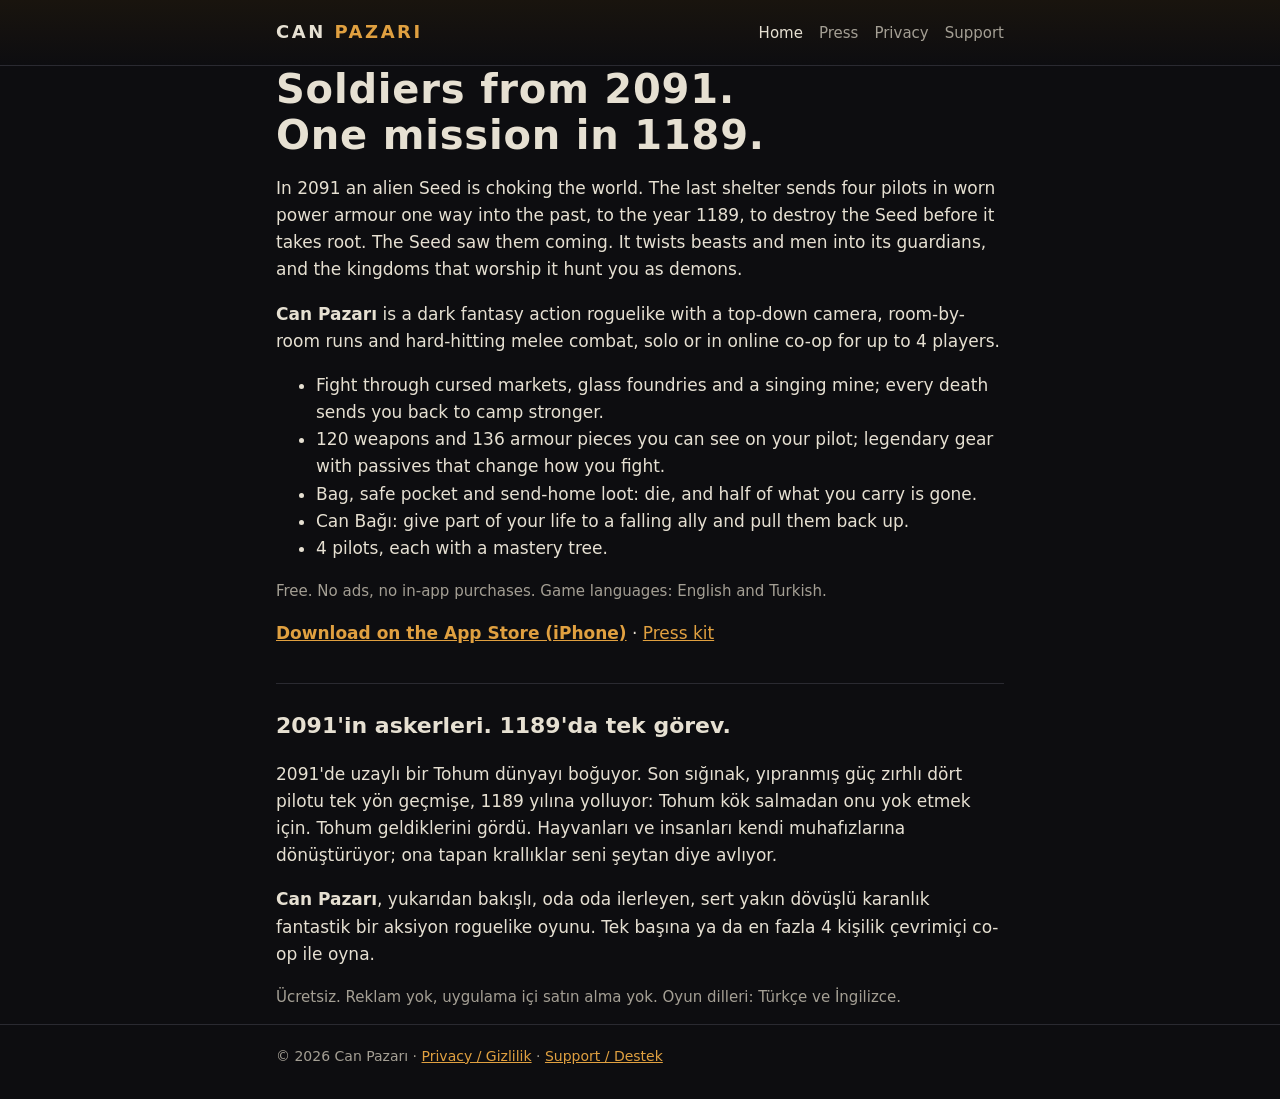
<file: index.html>
<!doctype html>
<html lang="en">
<head>
<meta charset="utf-8">
<meta name="viewport" content="width=device-width, initial-scale=1">
<title>Can Pazarı · Co-op Roguelike</title>
<meta name="description" content="Can Pazarı: a dark fantasy co-op action roguelike. Soldiers from 2091 are sent back to 1189 to destroy an alien Seed. Free on iPhone.">
<meta property="og:title" content="Can Pazarı · Co-op Roguelike">
<meta property="og:description" content="Soldiers from 2091. One mission in 1189: kill the Seed. Dark fantasy co-op action roguelike for 1–4 players.">
<link rel="stylesheet" href="style.css">
</head>
<body>
<header><div class="kap">
  <a class="marka" href="index.html">Can <span>Pazarı</span></a>
  <nav><a href="index.html" aria-current="page">Home</a><a href="presskit.html">Press</a><a href="privacy.html">Privacy</a><a href="support.html">Support</a></nav>
</div></header>
<main class="kap">

<section lang="en">
<h1>Soldiers from 2091.<br>One mission in 1189.</h1>
<p>In 2091 an alien Seed is choking the world. The last shelter sends four pilots in worn power armour one way into the past, to the year 1189, to destroy the Seed before it takes root. The Seed saw them coming. It twists beasts and men into its guardians, and the kingdoms that worship it hunt you as demons.</p>
<p><strong>Can Pazarı</strong> is a dark fantasy action roguelike with a top-down camera, room-by-room runs and hard-hitting melee combat, solo or in online co-op for up to 4 players.</p>
<ul>
  <li>Fight through cursed markets, glass foundries and a singing mine; every death sends you back to camp stronger.</li>
  <li>120 weapons and 136 armour pieces you can see on your pilot; legendary gear with passives that change how you fight.</li>
  <li>Bag, safe pocket and send-home loot: die, and half of what you carry is gone.</li>
  <li>Can Bağı: give part of your life to a falling ally and pull them back up.</li>
  <li>4 pilots, each with a mastery tree.</li>
</ul>
<p class="soluk">Free. No ads, no in-app purchases. Game languages: English and Turkish.</p>
<p><a href="https://apps.apple.com/app/id6835660578"><strong>Download on the App Store (iPhone)</strong></a> · <a href="presskit.html">Press kit</a></p>
</section>

<section lang="tr">
<h2>2091'in askerleri. 1189'da tek görev.</h2>
<p>2091'de uzaylı bir Tohum dünyayı boğuyor. Son sığınak, yıpranmış güç zırhlı dört pilotu tek yön geçmişe, 1189 yılına yolluyor: Tohum kök salmadan onu yok etmek için. Tohum geldiklerini gördü. Hayvanları ve insanları kendi muhafızlarına dönüştürüyor; ona tapan krallıklar seni şeytan diye avlıyor.</p>
<p><strong>Can Pazarı</strong>, yukarıdan bakışlı, oda oda ilerleyen, sert yakın dövüşlü karanlık fantastik bir aksiyon roguelike oyunu. Tek başına ya da en fazla 4 kişilik çevrimiçi co-op ile oyna.</p>
<p class="soluk">Ücretsiz. Reklam yok, uygulama içi satın alma yok. Oyun dilleri: Türkçe ve İngilizce.</p>
</section>

</main>
<footer><div class="kap">© 2026 Can Pazarı · <a href="privacy.html">Privacy / Gizlilik</a> · <a href="support.html">Support / Destek</a></div></footer>
</body>
</html>
</file>
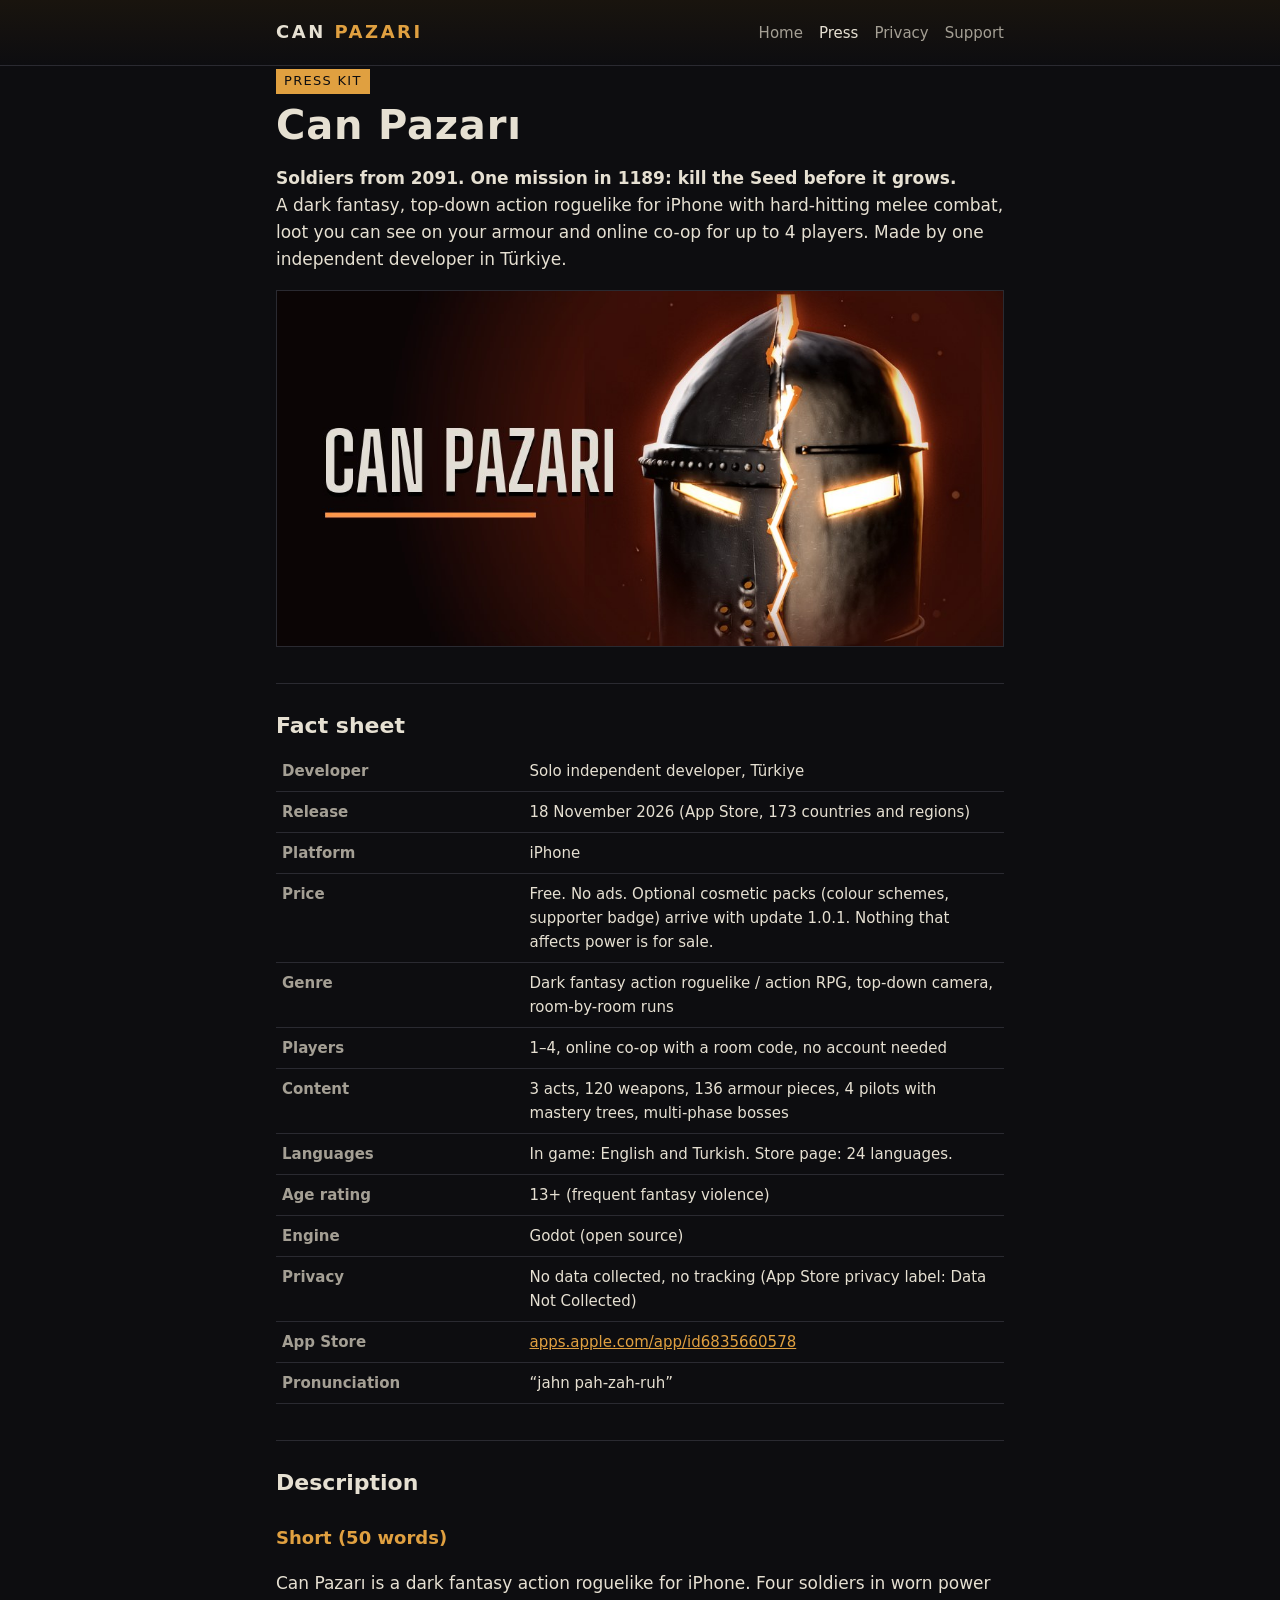
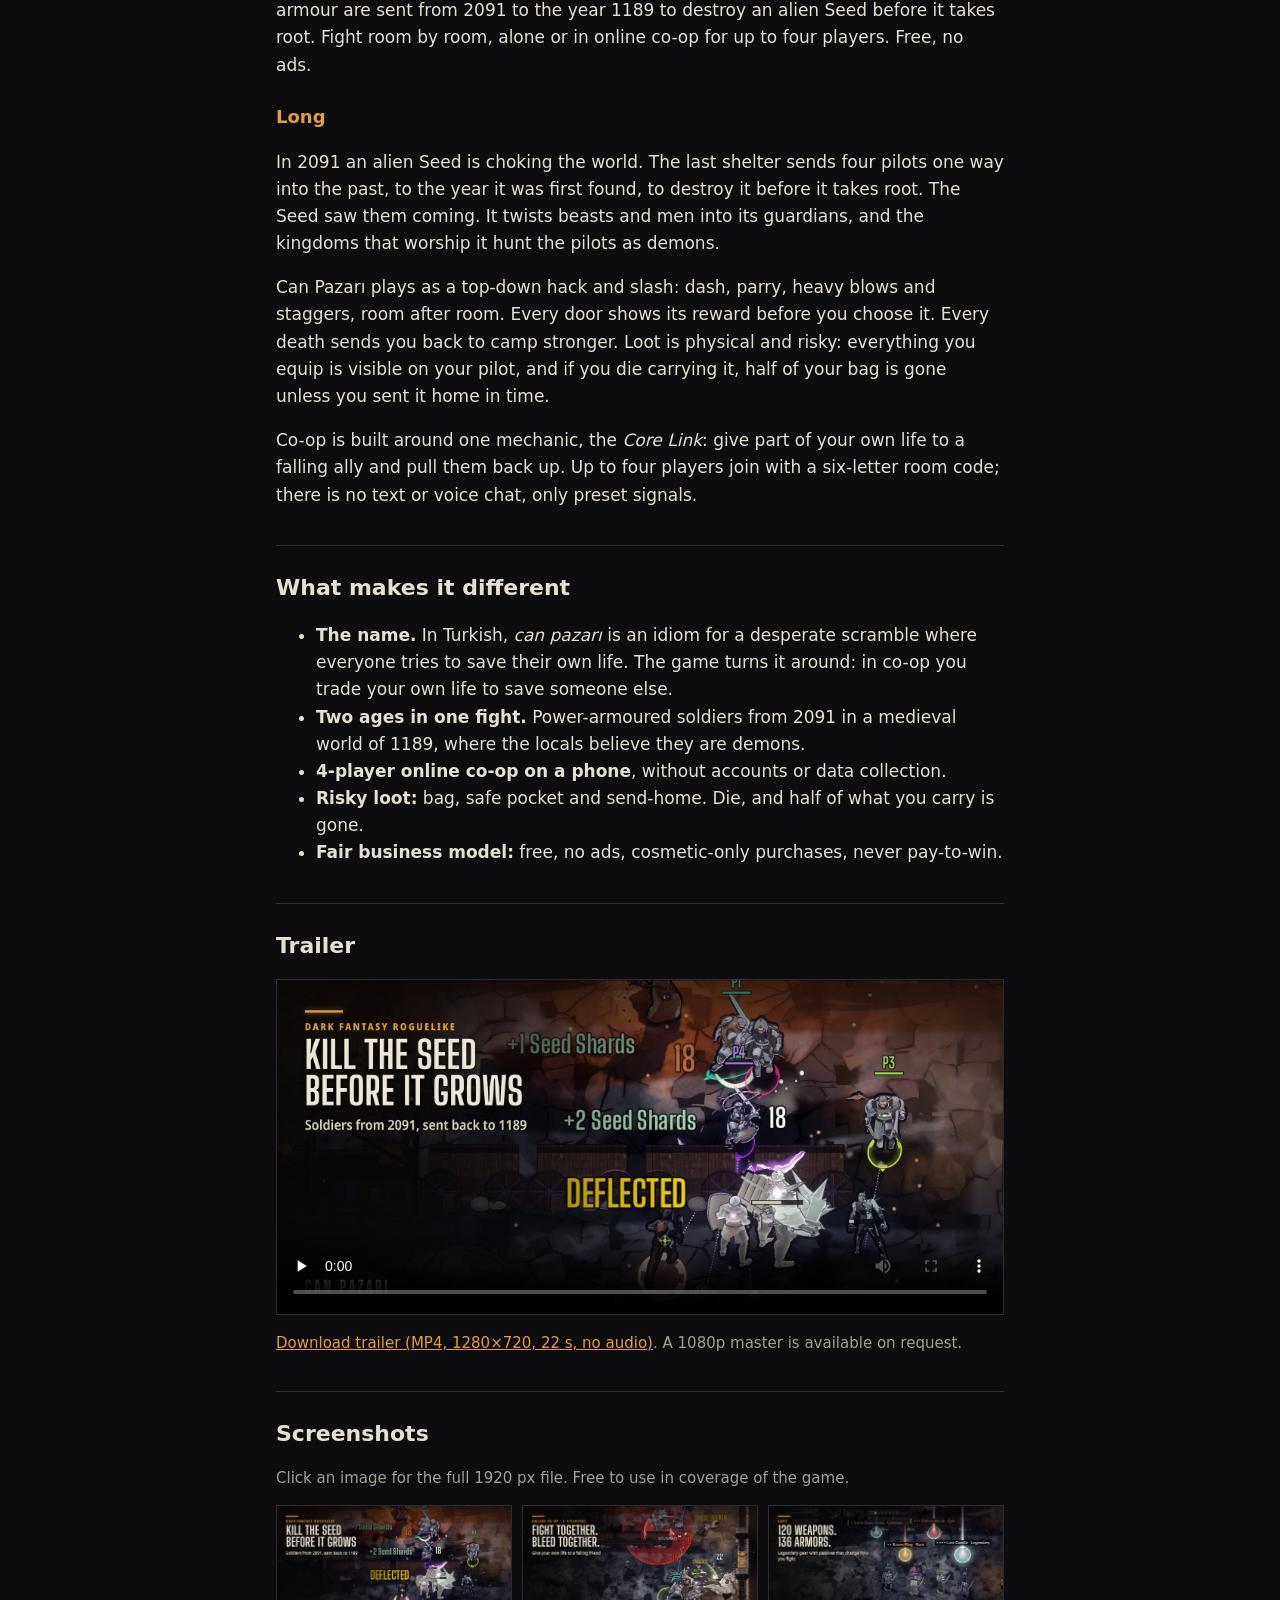
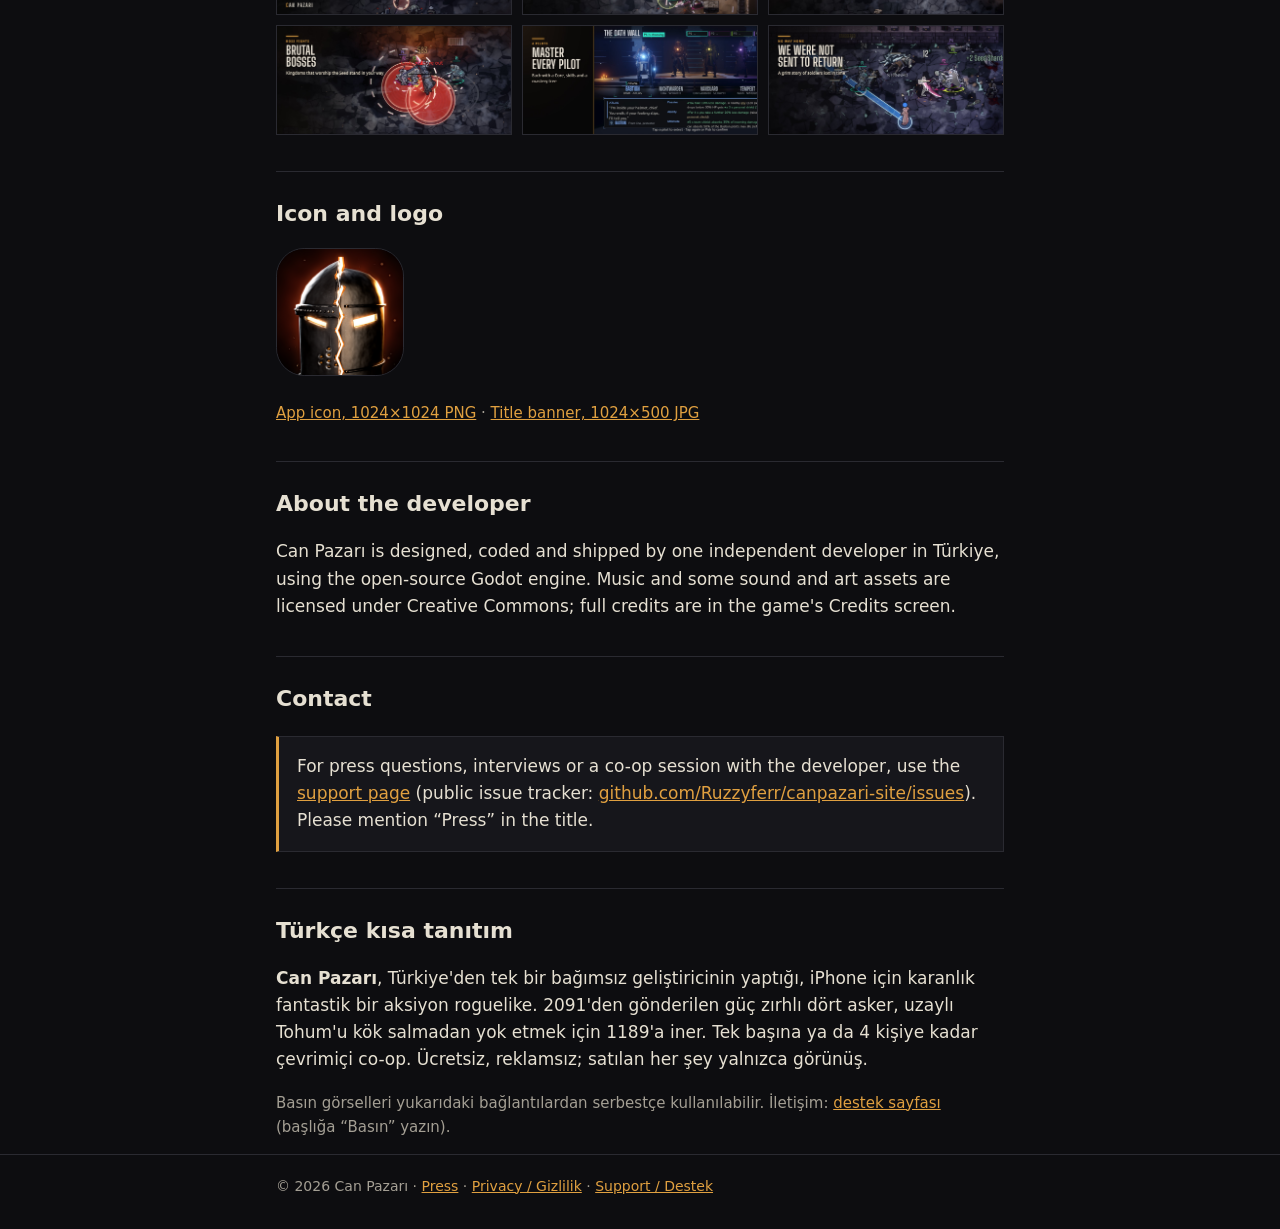
<file: presskit.html>
<!doctype html>
<html lang="en">
<head>
<meta charset="utf-8">
<meta name="viewport" content="width=device-width, initial-scale=1">
<title>Can Pazarı · Press Kit</title>
<meta name="description" content="Press kit for Can Pazarı: fact sheet, description, screenshots, trailer and icon for a dark fantasy co-op action roguelike on iPhone.">
<meta property="og:title" content="Can Pazarı · Press Kit">
<meta property="og:description" content="Soldiers from 2091. One mission in 1189. A dark fantasy co-op action roguelike for iPhone, made by one developer in Türkiye.">
<meta property="og:image" content="press/banner_1024x500.jpg">
<link rel="stylesheet" href="style.css">
</head>
<body>
<header><div class="kap">
  <a class="marka" href="index.html">Can <span>Pazarı</span></a>
  <nav><a href="index.html">Home</a><a href="presskit.html" aria-current="page">Press</a><a href="privacy.html">Privacy</a><a href="support.html">Support</a></nav>
</div></header>
<main class="kap">

<section lang="en">
<span class="dil">Press kit</span>
<h1>Can Pazarı</h1>
<p><strong>Soldiers from 2091. One mission in 1189: kill the Seed before it grows.</strong><br>
A dark fantasy, top-down action roguelike for iPhone with hard-hitting melee combat, loot you can see on your armour and online co-op for up to 4 players. Made by one independent developer in Türkiye.</p>
<img class="genis" src="press/banner_1024x500.jpg" width="1024" height="500" alt="Can Pazarı title art: a half-medieval, half-futuristic helmet split by a molten crack">

<h2>Fact sheet</h2>
<table class="olgu">
  <tr><th>Developer</th><td>Solo independent developer, Türkiye</td></tr>
  <tr><th>Release</th><td>18 November 2026 (App Store, 173 countries and regions)</td></tr>
  <tr><th>Platform</th><td>iPhone</td></tr>
  <tr><th>Price</th><td>Free. No ads. Optional cosmetic packs (colour schemes, supporter badge) arrive with update 1.0.1. Nothing that affects power is for sale.</td></tr>
  <tr><th>Genre</th><td>Dark fantasy action roguelike / action RPG, top-down camera, room-by-room runs</td></tr>
  <tr><th>Players</th><td>1–4, online co-op with a room code, no account needed</td></tr>
  <tr><th>Content</th><td>3 acts, 120 weapons, 136 armour pieces, 4 pilots with mastery trees, multi-phase bosses</td></tr>
  <tr><th>Languages</th><td>In game: English and Turkish. Store page: 24 languages.</td></tr>
  <tr><th>Age rating</th><td>13+ (frequent fantasy violence)</td></tr>
  <tr><th>Engine</th><td>Godot (open source)</td></tr>
  <tr><th>Privacy</th><td>No data collected, no tracking (App Store privacy label: Data Not Collected)</td></tr>
  <tr><th>App Store</th><td><a href="https://apps.apple.com/app/id6835660578">apps.apple.com/app/id6835660578</a></td></tr>
  <tr><th>Pronunciation</th><td>“jahn pah-zah-ruh”</td></tr>
</table>

<h2>Description</h2>
<h3>Short (50 words)</h3>
<p>Can Pazarı is a dark fantasy action roguelike for iPhone. Four soldiers in worn power armour are sent from 2091 to the year 1189 to destroy an alien Seed before it takes root. Fight room by room, alone or in online co-op for up to four players. Free, no ads.</p>
<h3>Long</h3>
<p>In 2091 an alien Seed is choking the world. The last shelter sends four pilots one way into the past, to the year it was first found, to destroy it before it takes root. The Seed saw them coming. It twists beasts and men into its guardians, and the kingdoms that worship it hunt the pilots as demons.</p>
<p>Can Pazarı plays as a top-down hack and slash: dash, parry, heavy blows and staggers, room after room. Every door shows its reward before you choose it. Every death sends you back to camp stronger. Loot is physical and risky: everything you equip is visible on your pilot, and if you die carrying it, half of your bag is gone unless you sent it home in time.</p>
<p>Co-op is built around one mechanic, the <em>Core Link</em>: give part of your own life to a falling ally and pull them back up. Up to four players join with a six-letter room code; there is no text or voice chat, only preset signals.</p>

<h2>What makes it different</h2>
<ul>
  <li><strong>The name.</strong> In Turkish, <em>can pazarı</em> is an idiom for a desperate scramble where everyone tries to save their own life. The game turns it around: in co-op you trade your own life to save someone else.</li>
  <li><strong>Two ages in one fight.</strong> Power-armoured soldiers from 2091 in a medieval world of 1189, where the locals believe they are demons.</li>
  <li><strong>4-player online co-op on a phone</strong>, without accounts or data collection.</li>
  <li><strong>Risky loot:</strong> bag, safe pocket and send-home. Die, and half of what you carry is gone.</li>
  <li><strong>Fair business model:</strong> free, no ads, cosmetic-only purchases, never pay-to-win.</li>
</ul>

<h2>Trailer</h2>
<video class="genis" controls preload="none" poster="press/shot_01_combat.jpg" width="1280" height="720">
  <source src="press/trailer_en_720p.mp4" type="video/mp4">
</video>
<p class="soluk"><a href="press/trailer_en_720p.mp4" download>Download trailer (MP4, 1280×720, 22 s, no audio)</a>. A 1080p master is available on request.</p>

<h2>Screenshots</h2>
<p class="soluk">Click an image for the full 1920 px file. Free to use in coverage of the game.</p>
<div class="galeri">
  <a href="press/shot_01_combat.jpg"><img src="press/shot_01_combat.jpg" loading="lazy" width="1920" height="884" alt="Four pilots in close combat"></a>
  <a href="press/shot_02_coop.jpg"><img src="press/shot_02_coop.jpg" loading="lazy" width="1920" height="884" alt="Online co-op: three players fighting together"></a>
  <a href="press/shot_03_loot.jpg"><img src="press/shot_03_loot.jpg" loading="lazy" width="1920" height="884" alt="Loot drops with coloured beams of light"></a>
  <a href="press/shot_04_boss.jpg"><img src="press/shot_04_boss.jpg" loading="lazy" width="1920" height="884" alt="Boss fight"></a>
  <a href="press/shot_05_pilots.jpg"><img src="press/shot_05_pilots.jpg" loading="lazy" width="1920" height="884" alt="Choosing one of four pilots"></a>
  <a href="press/shot_06_act3.jpg"><img src="press/shot_06_act3.jpg" loading="lazy" width="1920" height="884" alt="Act III, the singing mine"></a>
</div>

<h2>Icon and logo</h2>
<p><a href="press/icon_1024.png"><img src="press/icon_256.png" width="128" height="128" alt="Can Pazarı app icon" class="ikon"></a></p>
<p class="soluk"><a href="press/icon_1024.png" download>App icon, 1024×1024 PNG</a> · <a href="press/banner_1024x500.jpg" download>Title banner, 1024×500 JPG</a></p>

<h2>About the developer</h2>
<p>Can Pazarı is designed, coded and shipped by one independent developer in Türkiye, using the open-source Godot engine. Music and some sound and art assets are licensed under Creative Commons; full credits are in the game's Credits screen.</p>

<h2>Contact</h2>
<div class="kart">
  For press questions, interviews or a co-op session with the developer, use the <a href="support.html">support page</a> (public issue tracker: <a href="https://github.com/Ruzzyferr/canpazari-site/issues">github.com/Ruzzyferr/canpazari-site/issues</a>). Please mention “Press” in the title.
</div>
</section>

<section lang="tr">
<h2>Türkçe kısa tanıtım</h2>
<p><strong>Can Pazarı</strong>, Türkiye'den tek bir bağımsız geliştiricinin yaptığı, iPhone için karanlık fantastik bir aksiyon roguelike. 2091'den gönderilen güç zırhlı dört asker, uzaylı Tohum'u kök salmadan yok etmek için 1189'a iner. Tek başına ya da 4 kişiye kadar çevrimiçi co-op. Ücretsiz, reklamsız; satılan her şey yalnızca görünüş.</p>
<p class="soluk">Basın görselleri yukarıdaki bağlantılardan serbestçe kullanılabilir. İletişim: <a href="support.html">destek sayfası</a> (başlığa “Basın” yazın).</p>
</section>

</main>
<footer><div class="kap">© 2026 Can Pazarı · <a href="presskit.html">Press</a> · <a href="privacy.html">Privacy / Gizlilik</a> · <a href="support.html">Support / Destek</a></div></footer>
</body>
</html>
</file>
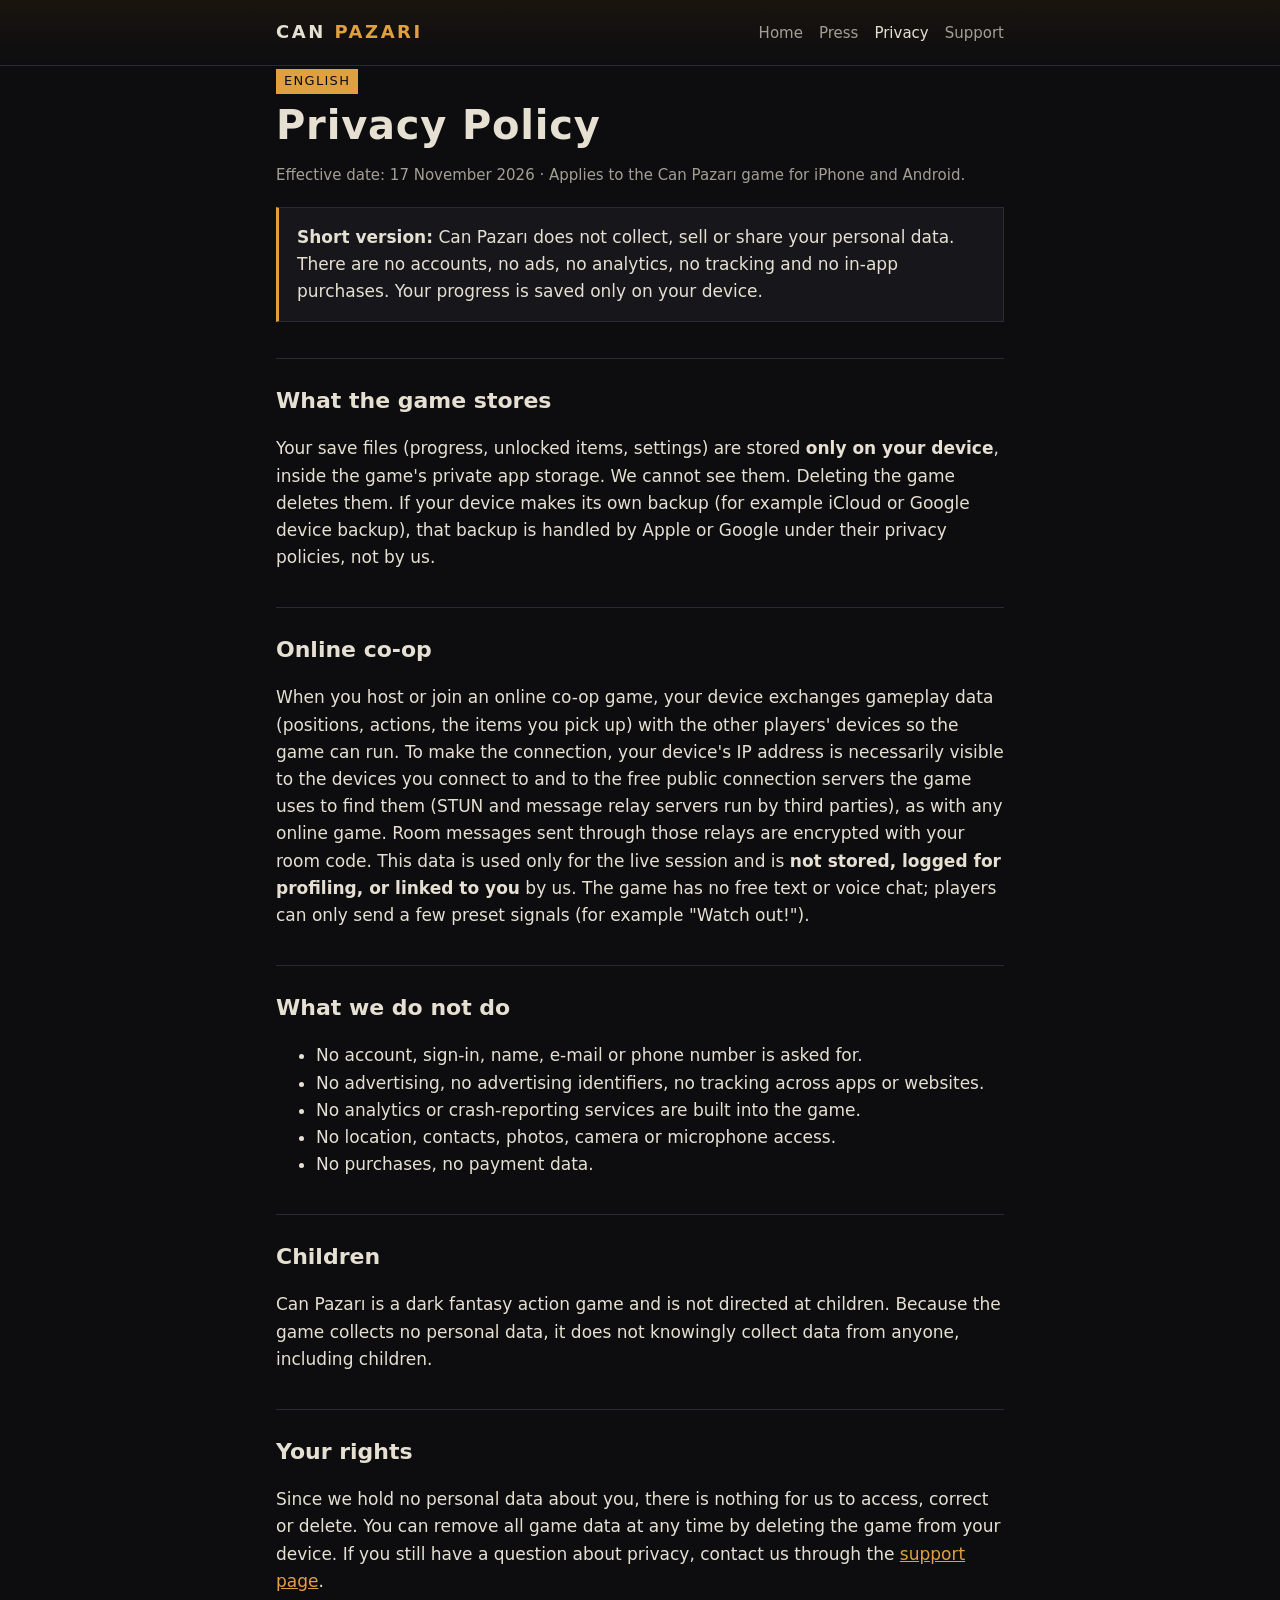
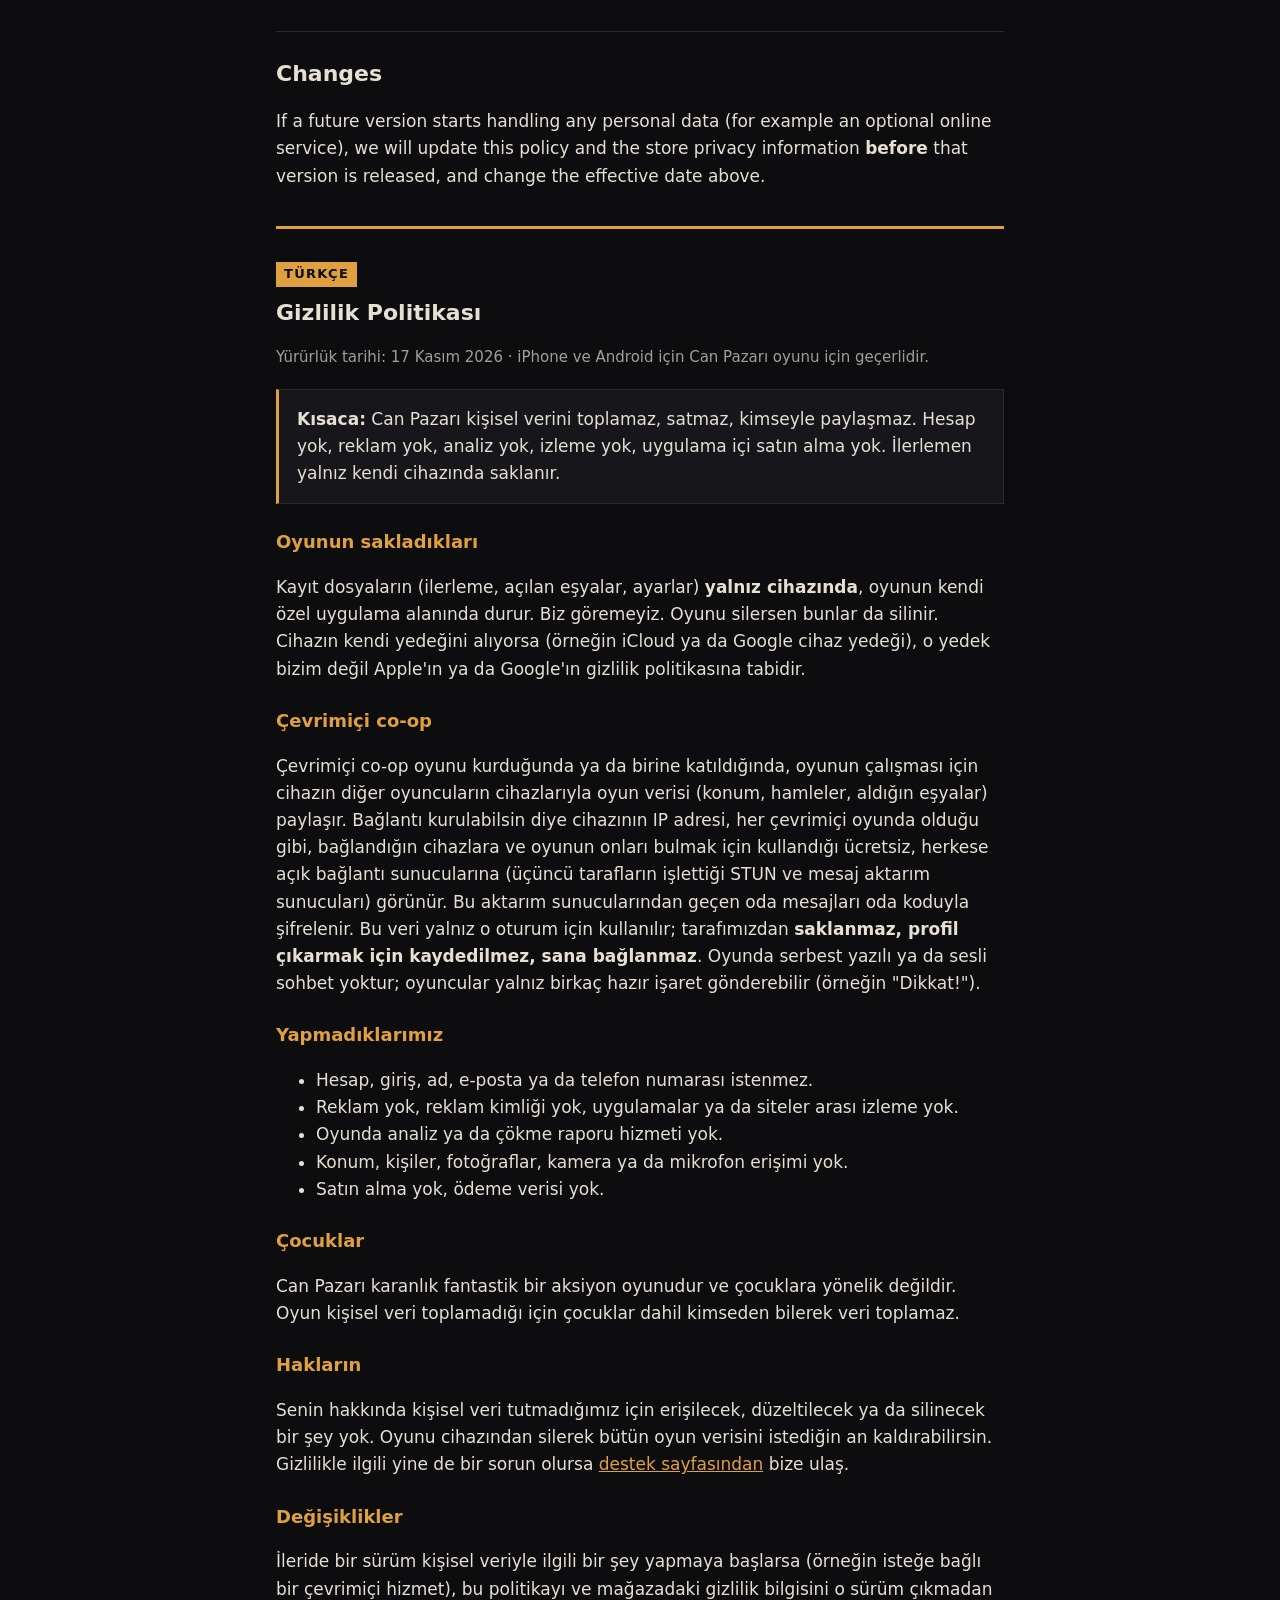
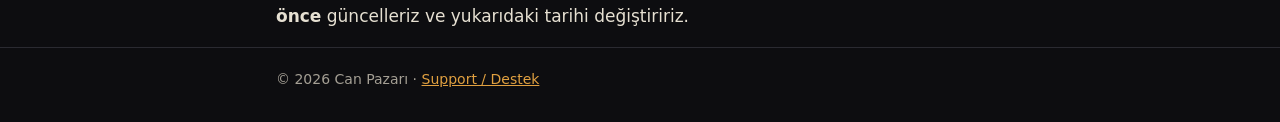
<file: privacy.html>
<!doctype html>
<html lang="en">
<head>
<meta charset="utf-8">
<meta name="viewport" content="width=device-width, initial-scale=1">
<title>Can Pazarı · Privacy Policy / Gizlilik Politikası</title>
<meta name="description" content="Can Pazarı privacy policy. The game collects no personal data.">
<link rel="stylesheet" href="style.css">
</head>
<body>
<header><div class="kap">
  <a class="marka" href="index.html">Can <span>Pazarı</span></a>
  <nav><a href="index.html">Home</a><a href="presskit.html">Press</a><a href="privacy.html" aria-current="page">Privacy</a><a href="support.html">Support</a></nav>
</div></header>
<main class="kap">

<section lang="en">
<span class="dil">English</span>
<h1>Privacy Policy</h1>
<p class="soluk">Effective date: 17 November 2026 · Applies to the Can Pazarı game for iPhone and Android.</p>

<div class="kart"><strong>Short version:</strong> Can Pazarı does not collect, sell or share your personal data. There are no accounts, no ads, no analytics, no tracking and no in-app purchases. Your progress is saved only on your device.</div>

<h2>What the game stores</h2>
<p>Your save files (progress, unlocked items, settings) are stored <strong>only on your device</strong>, inside the game's private app storage. We cannot see them. Deleting the game deletes them. If your device makes its own backup (for example iCloud or Google device backup), that backup is handled by Apple or Google under their privacy policies, not by us.</p>

<h2>Online co-op</h2>
<p>When you host or join an online co-op game, your device exchanges gameplay data (positions, actions, the items you pick up) with the other players' devices so the game can run. To make the connection, your device's IP address is necessarily visible to the devices you connect to and to the free public connection servers the game uses to find them (STUN and message relay servers run by third parties), as with any online game. Room messages sent through those relays are encrypted with your room code. This data is used only for the live session and is <strong>not stored, logged for profiling, or linked to you</strong> by us. The game has no free text or voice chat; players can only send a few preset signals (for example "Watch out!").</p>

<h2>What we do not do</h2>
<ul>
  <li>No account, sign-in, name, e-mail or phone number is asked for.</li>
  <li>No advertising, no advertising identifiers, no tracking across apps or websites.</li>
  <li>No analytics or crash-reporting services are built into the game.</li>
  <li>No location, contacts, photos, camera or microphone access.</li>
  <li>No purchases, no payment data.</li>
</ul>

<h2>Children</h2>
<p>Can Pazarı is a dark fantasy action game and is not directed at children. Because the game collects no personal data, it does not knowingly collect data from anyone, including children.</p>

<h2>Your rights</h2>
<p>Since we hold no personal data about you, there is nothing for us to access, correct or delete. You can remove all game data at any time by deleting the game from your device. If you still have a question about privacy, contact us through the <a href="support.html">support page</a>.</p>

<h2>Changes</h2>
<p>If a future version starts handling any personal data (for example an optional online service), we will update this policy and the store privacy information <strong>before</strong> that version is released, and change the effective date above.</p>
</section>

<section lang="tr">
<h2 style="border-top:3px solid var(--amber)"><span class="dil">Türkçe</span><br>Gizlilik Politikası</h2>
<p class="soluk">Yürürlük tarihi: 17 Kasım 2026 · iPhone ve Android için Can Pazarı oyunu için geçerlidir.</p>

<div class="kart"><strong>Kısaca:</strong> Can Pazarı kişisel verini toplamaz, satmaz, kimseyle paylaşmaz. Hesap yok, reklam yok, analiz yok, izleme yok, uygulama içi satın alma yok. İlerlemen yalnız kendi cihazında saklanır.</div>

<h3>Oyunun sakladıkları</h3>
<p>Kayıt dosyaların (ilerleme, açılan eşyalar, ayarlar) <strong>yalnız cihazında</strong>, oyunun kendi özel uygulama alanında durur. Biz göremeyiz. Oyunu silersen bunlar da silinir. Cihazın kendi yedeğini alıyorsa (örneğin iCloud ya da Google cihaz yedeği), o yedek bizim değil Apple'ın ya da Google'ın gizlilik politikasına tabidir.</p>

<h3>Çevrimiçi co-op</h3>
<p>Çevrimiçi co-op oyunu kurduğunda ya da birine katıldığında, oyunun çalışması için cihazın diğer oyuncuların cihazlarıyla oyun verisi (konum, hamleler, aldığın eşyalar) paylaşır. Bağlantı kurulabilsin diye cihazının IP adresi, her çevrimiçi oyunda olduğu gibi, bağlandığın cihazlara ve oyunun onları bulmak için kullandığı ücretsiz, herkese açık bağlantı sunucularına (üçüncü tarafların işlettiği STUN ve mesaj aktarım sunucuları) görünür. Bu aktarım sunucularından geçen oda mesajları oda koduyla şifrelenir. Bu veri yalnız o oturum için kullanılır; tarafımızdan <strong>saklanmaz, profil çıkarmak için kaydedilmez, sana bağlanmaz</strong>. Oyunda serbest yazılı ya da sesli sohbet yoktur; oyuncular yalnız birkaç hazır işaret gönderebilir (örneğin "Dikkat!").</p>

<h3>Yapmadıklarımız</h3>
<ul>
  <li>Hesap, giriş, ad, e-posta ya da telefon numarası istenmez.</li>
  <li>Reklam yok, reklam kimliği yok, uygulamalar ya da siteler arası izleme yok.</li>
  <li>Oyunda analiz ya da çökme raporu hizmeti yok.</li>
  <li>Konum, kişiler, fotoğraflar, kamera ya da mikrofon erişimi yok.</li>
  <li>Satın alma yok, ödeme verisi yok.</li>
</ul>

<h3>Çocuklar</h3>
<p>Can Pazarı karanlık fantastik bir aksiyon oyunudur ve çocuklara yönelik değildir. Oyun kişisel veri toplamadığı için çocuklar dahil kimseden bilerek veri toplamaz.</p>

<h3>Hakların</h3>
<p>Senin hakkında kişisel veri tutmadığımız için erişilecek, düzeltilecek ya da silinecek bir şey yok. Oyunu cihazından silerek bütün oyun verisini istediğin an kaldırabilirsin. Gizlilikle ilgili yine de bir sorun olursa <a href="support.html">destek sayfasından</a> bize ulaş.</p>

<h3>Değişiklikler</h3>
<p>İleride bir sürüm kişisel veriyle ilgili bir şey yapmaya başlarsa (örneğin isteğe bağlı bir çevrimiçi hizmet), bu politikayı ve mağazadaki gizlilik bilgisini o sürüm çıkmadan <strong>önce</strong> güncelleriz ve yukarıdaki tarihi değiştiririz.</p>
</section>

</main>
<footer><div class="kap">© 2026 Can Pazarı · <a href="support.html">Support / Destek</a></div></footer>
</body>
</html>
</file>
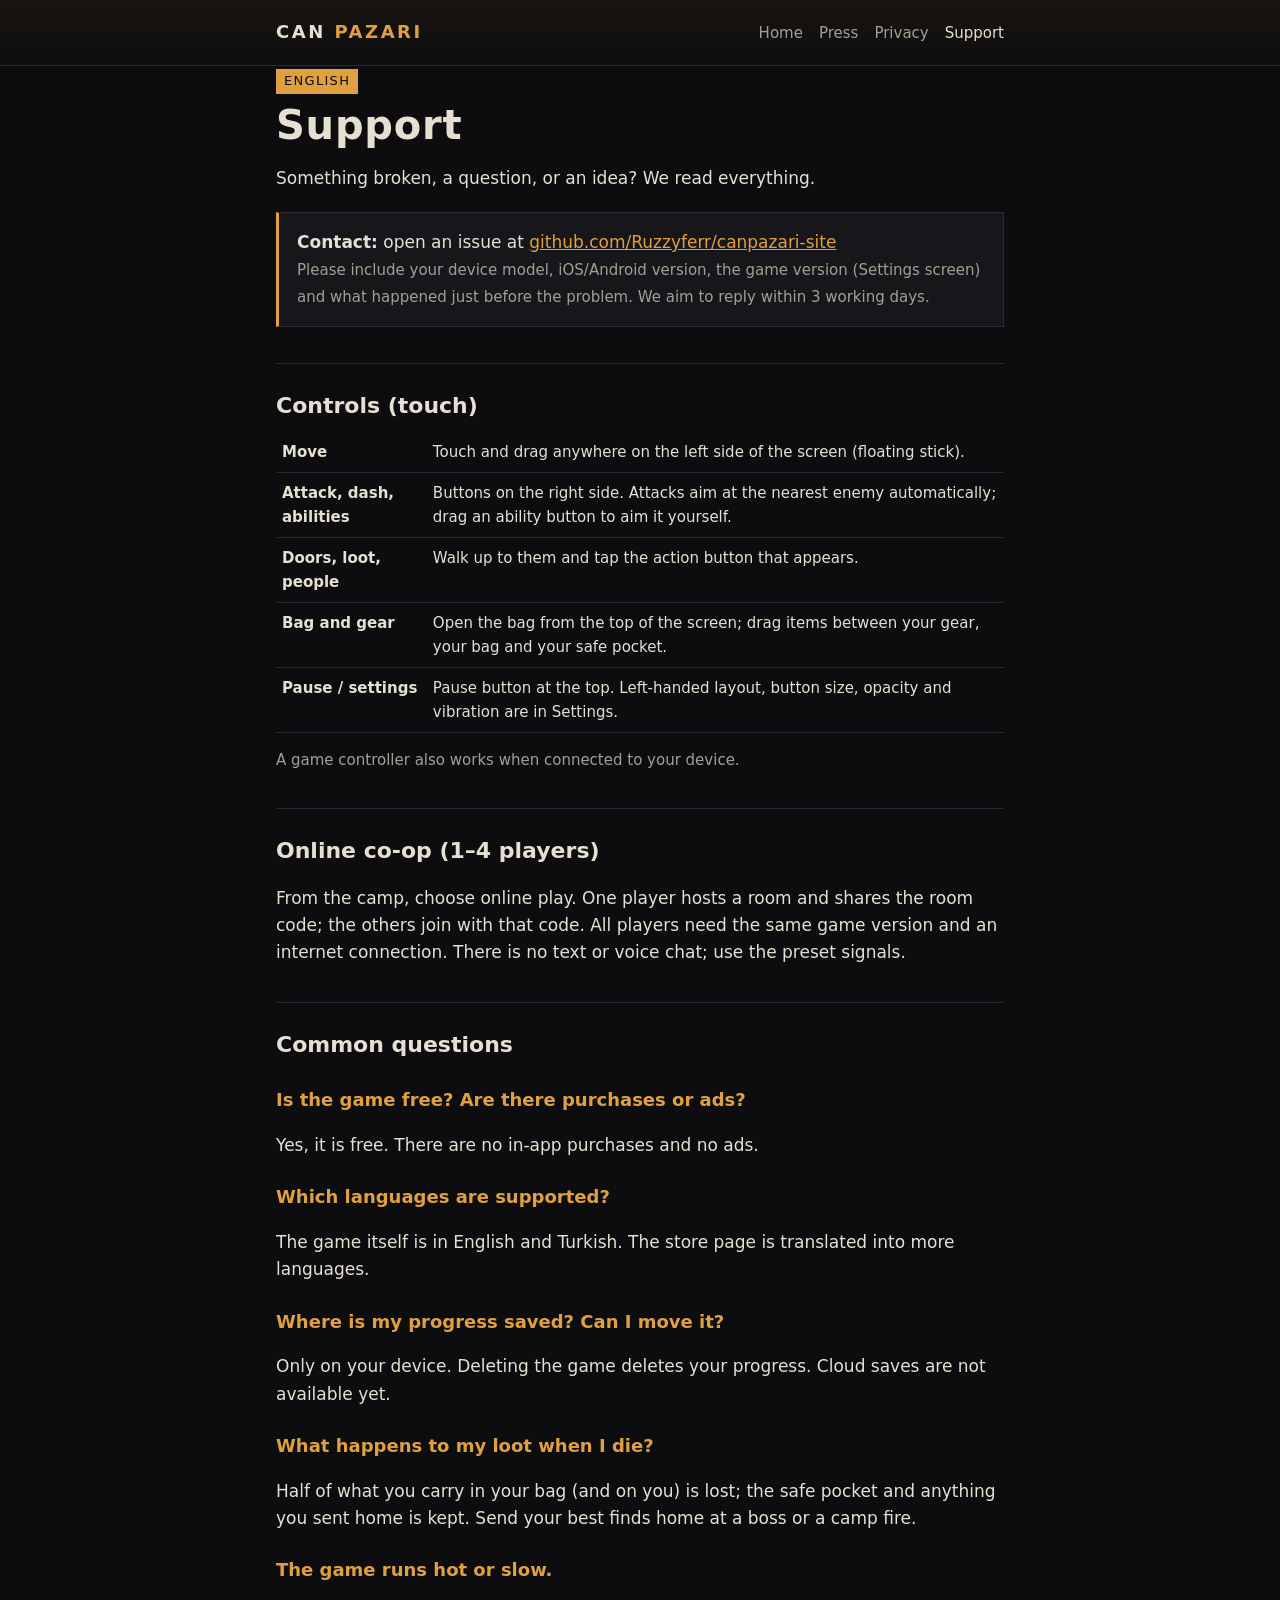
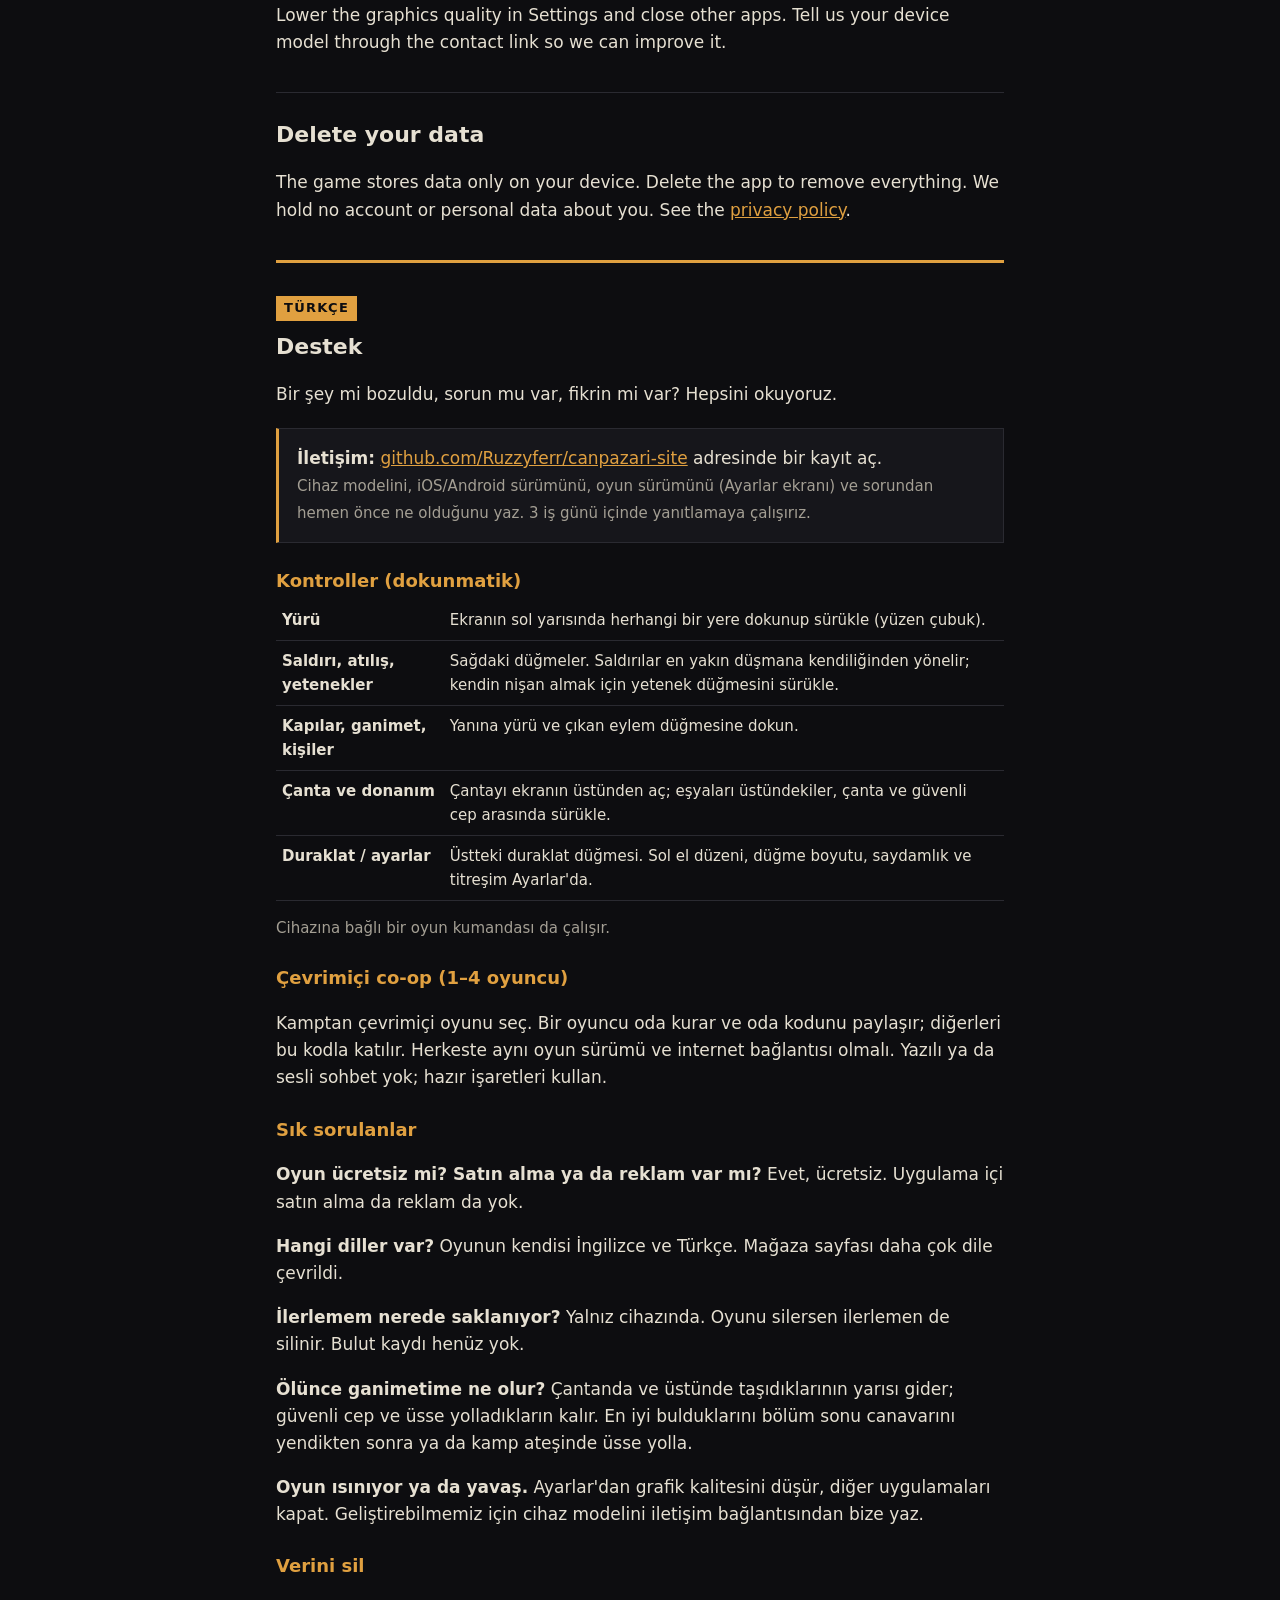
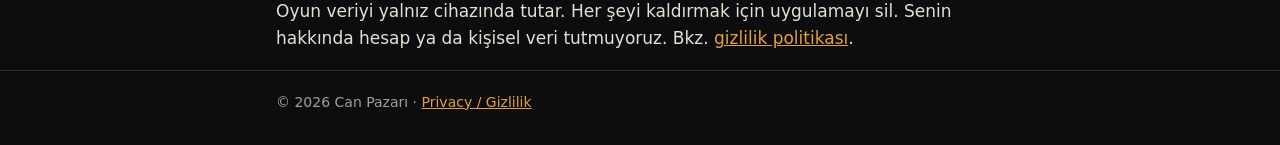
<file: support.html>
<!doctype html>
<html lang="en">
<head>
<meta charset="utf-8">
<meta name="viewport" content="width=device-width, initial-scale=1">
<title>Can Pazarı · Support / Destek</title>
<meta name="description" content="Help, controls and contact for Can Pazarı.">
<link rel="stylesheet" href="style.css">
</head>
<body>
<header><div class="kap">
  <a class="marka" href="index.html">Can <span>Pazarı</span></a>
  <nav><a href="index.html">Home</a><a href="presskit.html">Press</a><a href="privacy.html">Privacy</a><a href="support.html" aria-current="page">Support</a></nav>
</div></header>
<main class="kap">

<section lang="en">
<span class="dil">English</span>
<h1>Support</h1>
<p>Something broken, a question, or an idea? We read everything.</p>
<div class="kart">
  <strong>Contact:</strong> open an issue at <a href="https://github.com/Ruzzyferr/canpazari-site/issues">github.com/Ruzzyferr/canpazari-site</a>
  <br><span class="soluk">Please include your device model, iOS/Android version, the game version (Settings screen) and what happened just before the problem. We aim to reply within 3 working days.</span>
</div>

<h2>Controls (touch)</h2>
<table>
  <tr><th>Move</th><td>Touch and drag anywhere on the left side of the screen (floating stick).</td></tr>
  <tr><th>Attack, dash, abilities</th><td>Buttons on the right side. Attacks aim at the nearest enemy automatically; drag an ability button to aim it yourself.</td></tr>
  <tr><th>Doors, loot, people</th><td>Walk up to them and tap the action button that appears.</td></tr>
  <tr><th>Bag and gear</th><td>Open the bag from the top of the screen; drag items between your gear, your bag and your safe pocket.</td></tr>
  <tr><th>Pause / settings</th><td>Pause button at the top. Left-handed layout, button size, opacity and vibration are in Settings.</td></tr>
</table>
<p class="soluk">A game controller also works when connected to your device.</p>

<h2>Online co-op (1–4 players)</h2>
<p>From the camp, choose online play. One player hosts a room and shares the room code; the others join with that code. All players need the same game version and an internet connection. There is no text or voice chat; use the preset signals.</p>

<h2>Common questions</h2>
<h3>Is the game free? Are there purchases or ads?</h3>
<p>Yes, it is free. There are no in-app purchases and no ads.</p>
<h3>Which languages are supported?</h3>
<p>The game itself is in English and Turkish. The store page is translated into more languages.</p>
<h3>Where is my progress saved? Can I move it?</h3>
<p>Only on your device. Deleting the game deletes your progress. Cloud saves are not available yet.</p>
<h3>What happens to my loot when I die?</h3>
<p>Half of what you carry in your bag (and on you) is lost; the safe pocket and anything you sent home is kept. Send your best finds home at a boss or a camp fire.</p>
<h3>The game runs hot or slow.</h3>
<p>Lower the graphics quality in Settings and close other apps. Tell us your device model through the contact link so we can improve it.</p>

<h2>Delete your data</h2>
<p>The game stores data only on your device. Delete the app to remove everything. We hold no account or personal data about you. See the <a href="privacy.html">privacy policy</a>.</p>
</section>

<section lang="tr">
<h2 style="border-top:3px solid var(--amber)"><span class="dil">Türkçe</span><br>Destek</h2>
<p>Bir şey mi bozuldu, sorun mu var, fikrin mi var? Hepsini okuyoruz.</p>
<div class="kart">
  <strong>İletişim:</strong> <a href="https://github.com/Ruzzyferr/canpazari-site/issues">github.com/Ruzzyferr/canpazari-site</a> adresinde bir kayıt aç.
  <br><span class="soluk">Cihaz modelini, iOS/Android sürümünü, oyun sürümünü (Ayarlar ekranı) ve sorundan hemen önce ne olduğunu yaz. 3 iş günü içinde yanıtlamaya çalışırız.</span>
</div>

<h3>Kontroller (dokunmatik)</h3>
<table>
  <tr><th>Yürü</th><td>Ekranın sol yarısında herhangi bir yere dokunup sürükle (yüzen çubuk).</td></tr>
  <tr><th>Saldırı, atılış, yetenekler</th><td>Sağdaki düğmeler. Saldırılar en yakın düşmana kendiliğinden yönelir; kendin nişan almak için yetenek düğmesini sürükle.</td></tr>
  <tr><th>Kapılar, ganimet, kişiler</th><td>Yanına yürü ve çıkan eylem düğmesine dokun.</td></tr>
  <tr><th>Çanta ve donanım</th><td>Çantayı ekranın üstünden aç; eşyaları üstündekiler, çanta ve güvenli cep arasında sürükle.</td></tr>
  <tr><th>Duraklat / ayarlar</th><td>Üstteki duraklat düğmesi. Sol el düzeni, düğme boyutu, saydamlık ve titreşim Ayarlar'da.</td></tr>
</table>
<p class="soluk">Cihazına bağlı bir oyun kumandası da çalışır.</p>

<h3>Çevrimiçi co-op (1–4 oyuncu)</h3>
<p>Kamptan çevrimiçi oyunu seç. Bir oyuncu oda kurar ve oda kodunu paylaşır; diğerleri bu kodla katılır. Herkeste aynı oyun sürümü ve internet bağlantısı olmalı. Yazılı ya da sesli sohbet yok; hazır işaretleri kullan.</p>

<h3>Sık sorulanlar</h3>
<p><strong>Oyun ücretsiz mi? Satın alma ya da reklam var mı?</strong> Evet, ücretsiz. Uygulama içi satın alma da reklam da yok.</p>
<p><strong>Hangi diller var?</strong> Oyunun kendisi İngilizce ve Türkçe. Mağaza sayfası daha çok dile çevrildi.</p>
<p><strong>İlerlemem nerede saklanıyor?</strong> Yalnız cihazında. Oyunu silersen ilerlemen de silinir. Bulut kaydı henüz yok.</p>
<p><strong>Ölünce ganimetime ne olur?</strong> Çantanda ve üstünde taşıdıklarının yarısı gider; güvenli cep ve üsse yolladıkların kalır. En iyi bulduklarını bölüm sonu canavarını yendikten sonra ya da kamp ateşinde üsse yolla.</p>
<p><strong>Oyun ısınıyor ya da yavaş.</strong> Ayarlar'dan grafik kalitesini düşür, diğer uygulamaları kapat. Geliştirebilmemiz için cihaz modelini iletişim bağlantısından bize yaz.</p>

<h3>Verini sil</h3>
<p>Oyun veriyi yalnız cihazında tutar. Her şeyi kaldırmak için uygulamayı sil. Senin hakkında hesap ya da kişisel veri tutmuyoruz. Bkz. <a href="privacy.html">gizlilik politikası</a>.</p>
</section>

</main>
<footer><div class="kap">© 2026 Can Pazarı · <a href="privacy.html">Privacy / Gizlilik</a></div></footer>
</body>
</html>
</file>
<file: style.css>
:root {
  --zemin: #0d0d10;
  --panel: #16161b;
  --cizgi: #2a2a31;
  --yazi: #e6e0d2;
  --soluk: #a49f94;
  --amber: #e0a040;
  --kan: #b4404a;
  color-scheme: dark;
}
* { box-sizing: border-box; }
html { background: var(--zemin); }
body {
  margin: 0;
  background: var(--zemin);
  color: var(--yazi);
  font: 17px/1.6 system-ui, -apple-system, "Segoe UI", Roboto, "Noto Sans", sans-serif;
  -webkit-text-size-adjust: 100%;
}
a { color: var(--amber); }
a:focus-visible { outline: 2px solid var(--amber); outline-offset: 2px; }
header {
  border-bottom: 1px solid var(--cizgi);
  background: linear-gradient(180deg, #19140e 0%, var(--zemin) 100%);
}
.kap { max-width: 760px; margin: 0 auto; padding: 0 16px; }
header .kap { display: flex; align-items: center; justify-content: space-between; gap: 16px; padding-top: 18px; padding-bottom: 18px; flex-wrap: wrap; }
.marka { font-weight: 800; letter-spacing: .14em; text-transform: uppercase; color: var(--yazi); text-decoration: none; font-size: 18px; }
.marka span { color: var(--amber); }
nav a { margin-left: 16px; color: var(--soluk); text-decoration: none; font-size: 15px; }
nav a:first-child { margin-left: 0; }
nav a[aria-current="page"], nav a:hover { color: var(--yazi); }
main { padding: 32px 0 56px; }
h1 { font-size: clamp(28px, 6vw, 40px); line-height: 1.15; margin: 0 0 12px; letter-spacing: .02em; }
h2 { font-size: 22px; margin: 36px 0 8px; border-top: 1px solid var(--cizgi); padding-top: 24px; }
h3 { font-size: 18px; margin: 24px 0 4px; color: var(--amber); }
p, li { color: var(--yazi); }
.soluk { color: var(--soluk); font-size: 15px; }
.kart { background: var(--panel); border: 1px solid var(--cizgi); border-left: 3px solid var(--amber); padding: 16px 18px; margin: 20px 0; }
.dil { display: inline-block; font-size: 13px; letter-spacing: .1em; text-transform: uppercase; color: var(--zemin); background: var(--amber); padding: 2px 8px; margin-bottom: 8px; }
table { border-collapse: collapse; width: 100%; font-size: 15px; }
th, td { text-align: left; border-bottom: 1px solid var(--cizgi); padding: 8px 6px; vertical-align: top; }
footer { border-top: 1px solid var(--cizgi); padding: 20px 0 32px; color: var(--soluk); font-size: 14px; }
@media (max-width: 480px) {
  body { font-size: 16px; }
  nav a { margin-left: 12px; }
}
/* M-pazar: basın kiti */
img, video { max-width: 100%; height: auto; }
.genis { display: block; width: 100%; height: auto; margin: 16px 0; border: 1px solid var(--cizgi); background: #000; }
.galeri { display: grid; grid-template-columns: repeat(auto-fill, minmax(220px, 1fr)); gap: 10px; margin: 12px 0 8px; }
.galeri a { display: block; border: 1px solid var(--cizgi); }
.galeri img { display: block; width: 100%; height: auto; }
.olgu th { width: 34%; color: var(--soluk); font-weight: 600; }
.ikon { border-radius: 22%; border: 1px solid var(--cizgi); }
</file>
